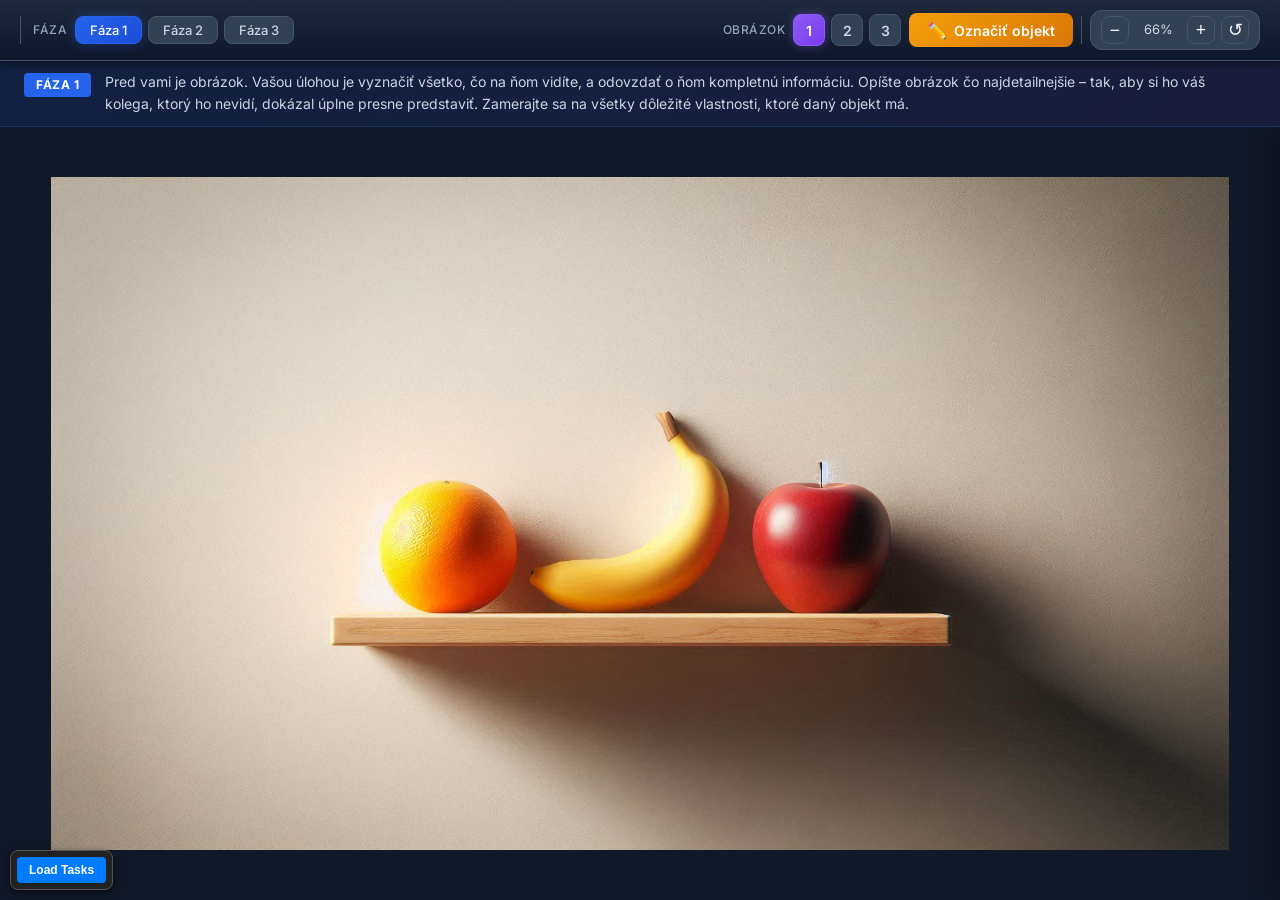
<file: index.html>
<!DOCTYPE html>
<html lang="sk">

<head>
    <meta charset="UTF-8">
    <meta name="viewport" content="width=device-width, initial-scale=1.0">
    <title>Domain Transfer – Testovanie Anotácie Ovocia</title>
    <meta name="description"
        content="Testovanie anotačného workflow – porovnanie troch fáz anotácie ovocia na policiach">
    <link rel="stylesheet" href="styles.css">
    <link rel="stylesheet" href="fruit_styles.css">
    <link href="https://fonts.googleapis.com/css2?family=Inter:wght@300;400;500;600;700&display=swap" rel="stylesheet">
</head>

<body>
    <div id="app">

        <!-- ============================================ -->
        <!-- HEADER TOOLBAR                              -->
        <!-- ============================================ -->
        <header class="toolbar fruit-toolbar">
            <div class="toolbar-left">

                <!-- Divider -->
                <div class="toolbar-divider"></div>

                <!-- Phase Navigation -->
                <div class="nav-group">
                    <span class="nav-group-label">Fáza</span>
                    <button id="btnPhase1" class="btn btn-phase active" data-phase="1">Fáza 1</button>
                    <button id="btnPhase2" class="btn btn-phase" data-phase="2">Fáza 2</button>
                    <button id="btnPhase3" class="btn btn-phase" data-phase="3">Fáza 3</button>
                </div>
            </div>

            <div class="toolbar-right">

                <!-- Image Navigation -->
                <div class="nav-group">
                    <span class="nav-group-label">Obrázok</span>
                    <button id="btnImg1" class="btn btn-imgnum active" data-img="1">1</button>
                    <button id="btnImg2" class="btn btn-imgnum" data-img="2">2</button>
                    <button id="btnImg3" class="btn btn-imgnum" data-img="3">3</button>
                </div>

                <!-- Annotate Button -->
                <button id="btnAnnotate" class="btn btn-annotate">
                    <span class="btn-icon">✏️</span>
                    Označiť objekt
                </button>

                <!-- Divider -->
                <div class="toolbar-divider"></div>

                <!-- Zoom controls -->
                <div class="zoom-controls-header">
                    <button id="btnZoomOut" class="zoom-btn">−</button>
                    <span id="zoomLevel">100%</span>
                    <button id="btnZoomIn" class="zoom-btn">+</button>
                    <button id="btnReset" class="zoom-btn" title="Reset zoom">↺</button>
                </div>
            </div>
        </header>


        <!-- ============================================ -->
        <!-- TASK INSTRUCTION BANNER                    -->
        <!-- ============================================ -->
        <div id="taskInstruction" class="task-instruction">
            <div class="task-instruction-inner">
                <span class="task-phase-badge" id="taskPhaseBadge">Fáza 1</span>
                <p id="taskInstructionText">
                    Pred vami je obrázok a vašou úlohou je <strong>vyznačiť všetky objekty</strong> a do textového poľa
                    ich čo najdetailnejšie
                    opísať vlastnými slovami tak, aby si to vedelo presne predstaviť aj malé dieťa, ktoré daný obrázok
                    nevidelo.
                    Zamerajte sa na všetky dôležité vlastnosti, ktoré daný objekt má.
                </p>
            </div>
        </div>

        <!-- ============================================ -->
        <!-- MAIN CONTENT AREA                          -->
        <!-- ============================================ -->
        <div class="main-content">

            <!-- Image/Canvas Viewer -->
            <div id="imageContainer" class="image-container">
                <canvas id="mainCanvas"></canvas>
                <div id="annotationLayer" class="annotation-layer"></div>

                <!-- Drawing overlay (active while drawing rectangle) -->
                <canvas id="drawingCanvas" class="drawing-canvas"></canvas>

                <!-- No image placeholder -->
                <div id="noImagePlaceholder" class="no-image-placeholder hidden">
                    <div class="no-image-icon">🖼️</div>
                    <p>Obrázok nie je dostupný</p>
                    <small>Pridajte súbor do priečinka projektu</small>
                </div>
            </div>

            <!-- ============================================ -->
            <!-- RIGHT ANNOTATION PANEL                     -->
            <!-- ============================================ -->
            <div id="annotationPanel" class="annotation-panel">
                <div class="panel-header">
                    <div class="panel-header-left">
                        <span class="panel-badge" id="panelBadge">Anotácia #1</span>
                    </div>
                    <button id="btnPanelClose" class="panel-close" title="Zavrieť panel">×</button>
                </div>

                <div class="panel-body">
                    <!-- Text description -->
                    <div class="form-group">
                        <label for="annotationText">Popis objektu:</label>
                        <textarea id="annotationText" class="form-textarea panel-textarea" rows="4"
                            placeholder="Zadajte text..."></textarea>
                    </div>
                </div>

                <div class="panel-footer">
                    <button id="btnDeleteAnnotation" class="btn btn-danger btn-sm">
                        🗑 Odstrániť
                    </button>
                    <button id="btnSaveAnnotation" class="btn btn-success">
                        ✓ Uložiť
                    </button>
                </div>
            </div>

        </div><!-- end .main-content -->

        <!-- ============================================ -->
        <!-- ANNOTATING MODE OVERLAY HINT               -->
        <!-- ============================================ -->
        <div id="drawingHint" class="drawing-hint hidden">
            <span>Nakreslite obdĺžnik okolo ovocia — kliknite a ťahajte myšou</span>
            <button id="btnCancelDraw" class="btn btn-sm btn-danger">Zrušiť</button>
        </div>

    </div><!-- end #app -->

    <script src="phase3.js"></script>
    <script src="logger.js"></script>
    <script src="fruit_app.js"></script>
</body>

</html>
</file>
<file: styles.css>
/* ============================================
   MEDICAL ANNOTATION TEMPLATE - STYLES
   Modern, professional medical UI design
   ============================================ */

/* CSS Variables - Design Tokens */
:root {
    /* Colors */
    --primary: #2563eb;
    --primary-dark: #1d4ed8;
    --primary-light: #3b82f6;

    --secondary: #64748b;
    --secondary-dark: #475569;

    --success: #10b981;
    --success-dark: #059669;

    --accent: #8b5cf6;
    --accent-dark: #7c3aed;

    --case-color: #f59e0b;
    --region-color: #3b82f6;
    --cell-color: #10b981;
    --summary-color: #8b5cf6;

    /* Backgrounds */
    --bg-dark: #0f172a;
    --bg-main: #1e293b;
    --bg-card: #334155;
    --bg-input: #475569;

    /* Text */
    --text-primary: #f8fafc;
    --text-secondary: #cbd5e1;
    --text-muted: #94a3b8;

    /* Borders */
    --border-color: #475569;
    --border-light: #64748b;

    /* Shadows */
    --shadow-sm: 0 1px 2px rgba(0, 0, 0, 0.3);
    --shadow-md: 0 4px 6px rgba(0, 0, 0, 0.4);
    --shadow-lg: 0 10px 25px rgba(0, 0, 0, 0.5);
    --shadow-glow: 0 0 20px rgba(37, 99, 235, 0.3);

    /* Spacing */
    --spacing-xs: 0.25rem;
    --spacing-sm: 0.5rem;
    --spacing-md: 1rem;
    --spacing-lg: 1.5rem;
    --spacing-xl: 2rem;

    /* Border Radius */
    --radius-sm: 4px;
    --radius-md: 8px;
    --radius-lg: 12px;
    --radius-xl: 16px;

    /* Transitions */
    --transition-fast: 150ms ease;
    --transition-normal: 250ms ease;
    --transition-slow: 350ms ease;
}

/* Reset & Base */
*,
*::before,
*::after {
    box-sizing: border-box;
    margin: 0;
    padding: 0;
}

html,
body {
    height: 100%;
    overflow: hidden;
}

body {
    font-family: 'Inter', -apple-system, BlinkMacSystemFont, 'Segoe UI', Roboto, sans-serif;
    background: var(--bg-dark);
    color: var(--text-primary);
    line-height: 1.5;
}

#app {
    display: flex;
    flex-direction: column;
    height: 100vh;
}

/* ============================================
   TOOLBAR
   ============================================ */
.toolbar {
    display: flex;
    align-items: center;
    justify-content: space-between;
    padding: var(--spacing-sm) var(--spacing-lg);
    background: linear-gradient(180deg, var(--bg-main) 0%, var(--bg-dark) 100%);
    border-bottom: 1px solid var(--border-color);
    box-shadow: var(--shadow-md);
    z-index: 100;
}

.toolbar-left {
    display: flex;
    align-items: center;
}

.logo {
    font-size: 1.25rem;
    font-weight: 600;
    color: var(--text-primary);
    display: flex;
    align-items: center;
    gap: var(--spacing-sm);
}

.toolbar-center {
    display: flex;
    gap: var(--spacing-sm);
}

.toolbar-right {
    display: flex;
    align-items: center;
}

.status-indicator {
    display: flex;
    align-items: center;
    gap: var(--spacing-sm);
    padding: var(--spacing-xs) var(--spacing-md);
    background: var(--bg-card);
    border-radius: var(--radius-lg);
    font-size: 0.875rem;
    color: var(--text-secondary);
}

.status-dot {
    width: 8px;
    height: 8px;
    border-radius: 50%;
    background: var(--success);
    animation: pulse 2s infinite;
}

@keyframes pulse {

    0%,
    100% {
        opacity: 1;
    }

    50% {
        opacity: 0.5;
    }
}

/* ============================================
   BUTTONS
   ============================================ */
.btn {
    display: inline-flex;
    align-items: center;
    gap: var(--spacing-sm);
    padding: var(--spacing-sm) var(--spacing-md);
    font-family: inherit;
    font-size: 0.875rem;
    font-weight: 500;
    border: none;
    border-radius: var(--radius-md);
    cursor: pointer;
    transition: all var(--transition-fast);
}

.btn:disabled {
    opacity: 0.5;
    cursor: not-allowed;
}

.btn .icon {
    font-size: 1rem;
}

.btn-primary {
    background: linear-gradient(135deg, var(--primary) 0%, var(--primary-dark) 100%);
    color: white;
    box-shadow: var(--shadow-sm);
}

.btn-primary:hover:not(:disabled) {
    background: linear-gradient(135deg, var(--primary-light) 0%, var(--primary) 100%);
    transform: translateY(-1px);
    box-shadow: var(--shadow-md);
}

.btn-secondary {
    background: var(--bg-card);
    color: var(--text-primary);
    border: 1px solid var(--border-color);
}

.btn-secondary:hover:not(:disabled) {
    background: var(--bg-input);
    border-color: var(--border-light);
}

.btn-success {
    background: linear-gradient(135deg, var(--success) 0%, var(--success-dark) 100%);
    color: white;
}

.btn-success:hover:not(:disabled) {
    transform: translateY(-1px);
    box-shadow: var(--shadow-md);
}

.btn-accent {
    background: linear-gradient(135deg, var(--accent) 0%, var(--accent-dark) 100%);
    color: white;
}

.btn-accent:hover:not(:disabled) {
    transform: translateY(-1px);
    box-shadow: var(--shadow-glow);
}

.btn-danger {
    background: linear-gradient(135deg, #ef4444 0%, #b91c1c 100%);
    color: white;
    border: none;
}

.btn-danger:hover:not(:disabled) {
    box-shadow: 0 0 10px rgba(239, 68, 68, 0.4);
    transform: translateY(-1px);
}

.btn-sm {
    padding: var(--spacing-xs) var(--spacing-sm);
    font-size: 0.8125rem;
}

/* ============================================
   WSI CONTAINER
   ============================================ */
.wsi-container {
    flex: 1;
    position: relative;
    overflow: hidden;
    background: #1a1a2e;
    cursor: grab;
    transition: all var(--transition-normal);
}

/* When modal is open, shrink the WSI container width only */
.wsi-container.modal-open {
    flex: 1;
    width: calc(100vw - 450px);
}

.wsi-container:active {
    cursor: grabbing;
}

.wsi-container.annotating {
    cursor: crosshair !important;
}

#wsiCanvas {
    position: absolute;
    top: 0;
    left: 0;
}

.annotation-layer {
    position: absolute;
    top: 0;
    left: 0;
    width: 100%;
    height: 100%;
    pointer-events: none;
}

.annotation-layer .bounding-box {
    position: absolute;
    border: 3px solid var(--region-color);
    background: rgba(59, 130, 246, 0.1);
    pointer-events: auto;
    cursor: pointer;
    transition: all var(--transition-fast);
}

.annotation-layer .bounding-box:hover {
    border-color: var(--primary-light);
    background: rgba(59, 130, 246, 0.2);
}

.annotation-layer .bounding-box.cell-box {
    border-color: var(--cell-color);
    background: rgba(16, 185, 129, 0.1);
}

.annotation-layer .bounding-box.cell-box:hover {
    background: rgba(16, 185, 129, 0.2);
}

.annotation-layer .box-label {
    position: absolute;
    top: -24px;
    left: 0;
    padding: 2px 8px;
    font-size: 0.75rem;
    font-weight: 500;
    color: white;
    background: var(--region-color);
    border-radius: var(--radius-sm);
    white-space: nowrap;
}

.annotation-layer .cell-box .box-label {
    background: var(--cell-color);
}

/* Zoom Controls */
.zoom-controls {
    position: absolute;
    bottom: var(--spacing-lg);
    right: var(--spacing-lg);
    display: flex;
    align-items: center;
    gap: var(--spacing-sm);
    padding: var(--spacing-sm);
    background: rgba(30, 41, 59, 0.95);
    border-radius: var(--radius-lg);
    box-shadow: var(--shadow-lg);
    backdrop-filter: blur(10px);
}

.zoom-btn {
    width: 36px;
    height: 36px;
    display: flex;
    align-items: center;
    justify-content: center;
    background: var(--bg-card);
    border: 1px solid var(--border-color);
    border-radius: var(--radius-md);
    color: var(--text-primary);
    font-size: 1.25rem;
    cursor: pointer;
    transition: all var(--transition-fast);
}

.zoom-btn:hover {
    background: var(--bg-input);
    border-color: var(--primary);
}

#zoomLevel {
    min-width: 50px;
    text-align: center;
    font-size: 0.875rem;
    color: var(--text-secondary);
}

/* ============================================
   MODALS
   ============================================ */
.modal {
    display: none;
    position: fixed;
    top: 0;
    right: 0;
    width: 450px;
    height: 100%;
    background: transparent;
    z-index: 1000;
    animation: slideInRight var(--transition-normal);
}

.modal.active {
    display: flex;
    align-items: flex-start;
    justify-content: center;
    padding-top: 80px;
}

@keyframes slideInRight {
    from {
        opacity: 0;
        transform: translateX(100%);
    }

    to {
        opacity: 1;
        transform: translateX(0);
    }
}



@keyframes fadeIn {
    from {
        opacity: 0;
    }

    to {
        opacity: 1;
    }
}

.modal-content {
    background: var(--bg-main);
    border-radius: var(--radius-xl) 0 0 var(--radius-xl);
    box-shadow: var(--shadow-lg);
    width: 100%;
    max-height: calc(100vh - 100px);
    overflow-y: auto;
    animation: none;
}

@keyframes slideUp {
    from {
        opacity: 0;
        transform: translateY(20px);
    }

    to {
        opacity: 1;
        transform: translateY(0);
    }
}

.modal-content.summary-modal {
    max-width: 700px;
}

.modal-header {
    display: flex;
    align-items: center;
    gap: var(--spacing-md);
    padding: var(--spacing-lg);
    border-bottom: 1px solid var(--border-color);
}

.level-badge {
    padding: var(--spacing-xs) var(--spacing-md);
    font-size: 0.75rem;
    font-weight: 600;
    text-transform: uppercase;
    letter-spacing: 0.5px;
    border-radius: var(--radius-sm);
}

.level-badge.case {
    background: var(--case-color);
    color: #000;
}

.level-badge.region {
    background: var(--region-color);
    color: white;
}

.level-badge.cell {
    background: var(--cell-color);
    color: white;
}

.level-badge.summary {
    background: var(--summary-color);
    color: white;
}

.organ-label {
    font-weight: 500;
    color: var(--text-secondary);
}

.modal-close {
    margin-left: auto;
    width: 32px;
    height: 32px;
    display: flex;
    align-items: center;
    justify-content: center;
    background: transparent;
    border: none;
    color: var(--text-muted);
    font-size: 1.5rem;
    cursor: pointer;
    border-radius: var(--radius-md);
    transition: all var(--transition-fast);
}

.modal-close:hover {
    background: var(--bg-card);
    color: var(--text-primary);
}

.modal-body {
    padding: var(--spacing-lg);
}

.modal-footer {
    display: flex;
    justify-content: flex-end;
    gap: var(--spacing-md);
    padding: var(--spacing-lg);
    border-top: 1px solid var(--border-color);
}

/* ============================================
   FORM ELEMENTS
   ============================================ */
.form-group {
    margin-bottom: var(--spacing-lg);
}

.form-group label {
    display: block;
    margin-bottom: var(--spacing-sm);
    font-size: 0.875rem;
    font-weight: 500;
    color: var(--text-secondary);
}

.form-input,
.form-textarea {
    width: 100%;
    padding: var(--spacing-sm) var(--spacing-md);
    background: var(--bg-input);
    border: 1px solid var(--border-color);
    border-radius: var(--radius-md);
    color: var(--text-primary);
    font-family: inherit;
    font-size: 0.9375rem;
    transition: all var(--transition-fast);
}

.form-input:focus,
.form-textarea:focus {
    outline: none;
    border-color: var(--primary);
    box-shadow: 0 0 0 3px rgba(37, 99, 235, 0.2);
}

.form-input.readonly {
    background: var(--bg-card);
    color: var(--text-muted);
    cursor: not-allowed;
}

.form-textarea {
    resize: vertical;
    min-height: 80px;
}

.form-select {
    appearance: none;
    -webkit-appearance: none;
    background-image: url("data:image/svg+xml,%3Csvg xmlns='http://www.w3.org/2000/svg' width='12' height='12' fill='%2394a3b8' viewBox='0 0 16 16'%3E%3Cpath d='M8 11L3 6h10l-5 5z'/%3E%3C/svg%3E");
    background-repeat: no-repeat;
    background-position: right 12px center;
    padding-right: 36px;
    cursor: pointer;
}

.form-select:focus {
    outline: none;
    border-color: var(--primary);
    box-shadow: 0 0 0 3px rgba(37, 99, 235, 0.2);
}

.form-select option {
    background: var(--bg-card);
    color: var(--text-primary);
}

.modal-footer-dual {
    display: flex;
    justify-content: space-between;
    gap: var(--spacing-md);
    padding: var(--spacing-lg);
    border-top: 1px solid var(--border-color);
}

/* Autocomplete */
.autocomplete-wrapper {
    position: relative;
}

.autocomplete-input {
    width: 100%;
    padding: var(--spacing-sm) var(--spacing-md);
    background: var(--bg-input);
    border: 1px solid var(--border-color);
    border-radius: var(--radius-md);
    color: var(--text-primary);
    font-family: inherit;
    font-size: 0.9375rem;
    transition: all var(--transition-fast);
}

.autocomplete-input:focus {
    outline: none;
    border-color: var(--primary);
    box-shadow: 0 0 0 3px rgba(37, 99, 235, 0.2);
}

.autocomplete-dropdown {
    display: none;
    position: absolute;
    top: 100%;
    left: 0;
    right: 0;
    max-height: 200px;
    overflow-y: auto;
    background: var(--bg-card);
    border: 1px solid var(--border-color);
    border-top: none;
    border-radius: 0 0 var(--radius-md) var(--radius-md);
    box-shadow: var(--shadow-lg);
    z-index: 10;
}

.autocomplete-dropdown.active {
    display: block;
}

.autocomplete-option {
    padding: var(--spacing-sm) var(--spacing-md);
    cursor: pointer;
    transition: background var(--transition-fast);
}

.autocomplete-option:hover,
.autocomplete-option.highlighted {
    background: var(--primary);
    color: white;
}

/* Radio Buttons */
.radio-group {
    display: flex;
    gap: var(--spacing-lg);
    flex-wrap: wrap;
    overflow: visible;
}

.radio-label {
    display: inline-flex;
    align-items: center;
    gap: var(--spacing-sm);
    cursor: pointer;
    color: var(--text-primary);
    overflow: visible;
}

.radio-label input[type="radio"] {
    position: absolute;
    opacity: 0;
    width: 0;
    height: 0;
}

.radio-custom {
    display: inline-block;
    width: 18px;
    height: 18px;
    min-width: 18px;
    min-height: 18px;
    border: 2px solid var(--border-light);
    border-radius: 50%;
    position: relative;
    transition: all var(--transition-fast);
    flex-shrink: 0;
    box-sizing: border-box;
    overflow: visible;
}

.radio-label input[type="radio"]:checked+.radio-custom {
    border-color: var(--primary);
}

.radio-label input[type="radio"]:checked+.radio-custom::after {
    content: '';
    position: absolute;
    top: 50%;
    left: 50%;
    transform: translate(-50%, -50%);
    width: 10px;
    height: 10px;
    background: var(--primary);
    border-radius: 50%;
}

/* Score Group (1-2-3) */
.score-group {
    display: flex;
    gap: var(--spacing-sm);
}

.score-label {
    cursor: pointer;
}

.score-label input[type="radio"] {
    display: none;
}

.score-box {
    display: flex;
    align-items: center;
    justify-content: center;
    width: 48px;
    height: 48px;
    background: var(--bg-card);
    border: 2px solid var(--border-color);
    border-radius: var(--radius-md);
    font-size: 1.25rem;
    font-weight: 600;
    color: var(--text-secondary);
    transition: all var(--transition-fast);
}

.score-label:hover .score-box {
    border-color: var(--primary);
    color: var(--text-primary);
}

.score-label input[type="radio"]:checked+.score-box {
    background: var(--primary);
    border-color: var(--primary);
    color: white;
    box-shadow: var(--shadow-glow);
}

/* Input with unit */
.input-with-unit {
    display: flex;
    align-items: center;
}

.input-with-unit .form-input {
    border-radius: var(--radius-md) 0 0 var(--radius-md);
    text-align: right;
}

.input-with-unit .unit {
    padding: var(--spacing-sm) var(--spacing-md);
    background: var(--bg-card);
    border: 1px solid var(--border-color);
    border-left: none;
    border-radius: 0 var(--radius-md) var(--radius-md) 0;
    color: var(--text-muted);
    font-weight: 500;
}

/* Conditional Fields */
.conditional-fields {
    animation: slideDown var(--transition-normal);
}

.conditional-fields.hidden {
    display: none;
}

@keyframes slideDown {
    from {
        opacity: 0;
        transform: translateY(-10px);
    }

    to {
        opacity: 1;
        transform: translateY(0);
    }
}

.form-divider {
    display: flex;
    align-items: center;
    margin: var(--spacing-lg) 0;
    color: var(--text-muted);
    font-size: 0.875rem;
}

.form-divider::before,
.form-divider::after {
    content: '';
    flex: 1;
    height: 1px;
    background: var(--border-color);
}

.form-divider span {
    padding: 0 var(--spacing-md);
}

/* ============================================
   FINAL GRADE DISPLAY
   ============================================ */
.final-grade-group {
    background: var(--bg-card);
    padding: var(--spacing-lg);
    border-radius: var(--radius-lg);
    margin-top: var(--spacing-lg);
}

.final-grade {
    display: flex;
    align-items: center;
    gap: var(--spacing-md);
    padding: var(--spacing-md);
    background: var(--bg-dark);
    border-radius: var(--radius-md);
    margin-top: var(--spacing-sm);
}

.grade-value {
    font-size: 2rem;
    font-weight: 700;
    color: var(--accent);
    min-width: 60px;
    text-align: center;
}

.grade-description {
    font-size: 0.875rem;
    color: var(--text-secondary);
}

.grade-calculation {
    margin-top: var(--spacing-sm);
    text-align: center;
    color: var(--text-muted);
}

.final-grade.grade-1 .grade-value {
    color: var(--success);
}

.final-grade.grade-2 .grade-value {
    color: var(--case-color);
}

.final-grade.grade-3 .grade-value {
    color: #ef4444;
}

/* ============================================
   SUMMARY MODAL
   ============================================ */
.summary-content {
    display: grid;
    gap: var(--spacing-lg);
}

.summary-section {
    background: var(--bg-card);
    border-radius: var(--radius-lg);
    overflow: hidden;
}

.summary-section-header {
    display: flex;
    align-items: center;
    gap: var(--spacing-sm);
    padding: var(--spacing-md) var(--spacing-lg);
    background: var(--bg-dark);
    font-weight: 600;
}

.summary-section-body {
    padding: var(--spacing-lg);
}

.summary-row {
    display: flex;
    justify-content: space-between;
    padding: var(--spacing-sm) 0;
    border-bottom: 1px solid var(--border-color);
}

.summary-row:last-child {
    border-bottom: none;
}

.summary-label {
    color: var(--text-muted);
}

.summary-value {
    font-weight: 500;
    color: var(--text-primary);
}

.clinical-comment {
    margin-top: var(--spacing-lg);
}

/* ============================================
   ANNOTATION OVERLAY
   ============================================ */
/* ============================================
   ANNOTATION OVERLAY
   ============================================ */
.annotation-overlay {
    position: fixed;
    top: 80px;
    /* Below toolbar */
    right: 20px;
    width: auto;
    height: auto;
    background: transparent;
    display: flex;
    flex-direction: column;
    align-items: flex-end;
    /* Align to right */
    padding: 0;
    z-index: 50;
    pointer-events: none;
    /* Let clicks pass through */
}

.annotation-overlay.hidden {
    display: none;
}

.annotation-instruction {
    padding: var(--spacing-sm) var(--spacing-md);
    background: rgba(30, 41, 59, 0.9);
    border: 1px solid var(--border-color);
    border-radius: var(--radius-md);
    text-align: right;
    font-size: 0.9375rem;
    color: var(--text-primary);
    box-shadow: var(--shadow-lg);
    backdrop-filter: blur(4px);
    margin-bottom: var(--spacing-xs);
    pointer-events: auto;
    /* Allow text selection if needed */
}

/* Small text inside instruction */
.annotation-instruction small {
    display: block;
    font-size: 0.75rem;
    color: var(--text-muted);
    margin-top: 2px;
}


/* ============================================
   SCROLLBAR
   ============================================ */
::-webkit-scrollbar {
    width: 8px;
    height: 8px;
}

::-webkit-scrollbar-track {
    background: var(--bg-dark);
}

::-webkit-scrollbar-thumb {
    background: var(--border-color);
    border-radius: 4px;
}

::-webkit-scrollbar-thumb:hover {
    background: var(--border-light);
}

/* ============================================
   LIVE SCORE DISPLAY
   ============================================ */
.live-score-display {
    display: flex;
    align-items: center;
    gap: var(--spacing-sm);
    padding: var(--spacing-xs) var(--spacing-md);
    background: var(--bg-card);
    border: 1px solid var(--border-color);
    border-radius: var(--radius-lg);
    font-size: 0.8125rem;
    font-weight: 500;
    color: var(--text-muted);
    transition: all var(--transition-normal);
    white-space: nowrap;
}

.live-score-label {
    color: var(--text-secondary);
    font-weight: 600;
    letter-spacing: 0.3px;
}

.live-score-value {
    font-weight: 500;
}

/* Incomplete score - muted pulse */
.live-score-display.score-incomplete {
    border-color: var(--border-color);
    color: var(--text-muted);
}

/* Grade 1 - Green (well differentiated) */
.live-score-display.score-grade-1 {
    background: rgba(16, 185, 129, 0.12);
    border-color: var(--success);
    color: var(--success);
    box-shadow: 0 0 12px rgba(16, 185, 129, 0.2);
}

.live-score-display.score-grade-1 .live-score-label {
    color: var(--success);
}

/* Grade 2 - Amber (moderately differentiated) */
.live-score-display.score-grade-2 {
    background: rgba(245, 158, 11, 0.12);
    border-color: var(--case-color);
    color: var(--case-color);
    box-shadow: 0 0 12px rgba(245, 158, 11, 0.2);
}

.live-score-display.score-grade-2 .live-score-label {
    color: var(--case-color);
}

/* Grade 3 - Red (poorly differentiated) */
.live-score-display.score-grade-3 {
    background: rgba(239, 68, 68, 0.12);
    border-color: #ef4444;
    color: #ef4444;
    box-shadow: 0 0 12px rgba(239, 68, 68, 0.25);
    animation: gradeAlert 2s ease-in-out infinite;
}

.live-score-display.score-grade-3 .live-score-label {
    color: #ef4444;
}

@keyframes gradeAlert {

    0%,
    100% {
        box-shadow: 0 0 12px rgba(239, 68, 68, 0.25);
    }

    50% {
        box-shadow: 0 0 20px rgba(239, 68, 68, 0.4);
    }
}

/* ============================================
   RESPONSIVE
   ============================================ */
@media (max-width: 768px) {
    .toolbar {
        flex-direction: column;
        gap: var(--spacing-sm);
        padding: var(--spacing-sm);
    }

    .toolbar-center {
        flex-wrap: wrap;
        justify-content: center;
    }

    .btn {
        padding: var(--spacing-xs) var(--spacing-sm);
        font-size: 0.8125rem;
    }

    .modal-content {
        margin: var(--spacing-md);
        max-height: 90vh;
    }
}
</file>
<file: fruit_styles.css>
/* ============================================
   FRUIT ANNOTATION TOOL - ADDITIONAL STYLES
   Extends the base styles.css design system
   ============================================ */

/* ============================================
   TOOLBAR OVERRIDES FOR FRUIT TOOL
   ============================================ */
.fruit-toolbar {
    padding: 10px 20px;
    gap: 0;
    flex-wrap: nowrap;
    min-height: 58px;
    justify-content: space-between;
}

.toolbar-left {
    display: flex;
    align-items: center;
    gap: 12px;
    flex-shrink: 0;
}

.logo-block {
    display: flex;
    align-items: center;
    gap: 8px;
    white-space: nowrap;
}

.logo-icon {
    font-size: 1.25rem;
}

.toolbar-divider {
    width: 1px;
    height: 28px;
    background: var(--border-color);
    flex-shrink: 0;
}

.toolbar-center {
    display: flex;
    align-items: center;
    gap: 12px;
    flex: 1;
    justify-content: center;
}

.toolbar-right {
    display: flex;
    align-items: center;
    gap: 8px;
    flex-shrink: 0;
}

/* ============================================
   NAVIGATION GROUPS (Phase + Image buttons)
   ============================================ */
.nav-group {
    display: flex;
    align-items: center;
    gap: 6px;
}

.nav-group-label {
    font-size: 0.75rem;
    font-weight: 500;
    color: var(--text-muted);
    text-transform: uppercase;
    letter-spacing: 0.5px;
    white-space: nowrap;
    margin-right: 2px;
}

/* Phase buttons */
.btn-phase {
    background: var(--bg-card);
    color: var(--text-secondary);
    border: 1px solid var(--border-color);
    padding: 5px 14px;
    font-size: 0.8125rem;
    font-weight: 500;
    border-radius: var(--radius-md);
    cursor: pointer;
    transition: all var(--transition-fast);
    white-space: nowrap;
}

.btn-phase:hover {
    background: var(--bg-input);
    color: var(--text-primary);
    border-color: var(--primary);
}

.btn-phase.active {
    background: linear-gradient(135deg, var(--primary) 0%, var(--primary-dark) 100%);
    color: white;
    border-color: var(--primary);
    box-shadow: 0 0 12px rgba(37, 99, 235, 0.35);
}

/* Image number buttons */
.btn-imgnum {
    width: 32px;
    height: 32px;
    display: inline-flex;
    align-items: center;
    justify-content: center;
    background: var(--bg-card);
    color: var(--text-secondary);
    border: 1px solid var(--border-color);
    font-size: 0.875rem;
    font-weight: 600;
    border-radius: var(--radius-md);
    cursor: pointer;
    transition: all var(--transition-fast);
    padding: 0;
}

.btn-imgnum:hover {
    background: var(--bg-input);
    color: var(--text-primary);
    border-color: var(--accent);
}

.btn-imgnum.active {
    background: linear-gradient(135deg, var(--accent) 0%, var(--accent-dark) 100%);
    color: white;
    border-color: var(--accent);
    box-shadow: 0 0 10px rgba(139, 92, 246, 0.4);
}

/* Annotate Button */
.btn-annotate {
    background: linear-gradient(135deg, #f59e0b 0%, #d97706 100%);
    color: white;
    border: none;
    padding: 7px 18px;
    font-size: 0.875rem;
    font-weight: 600;
    border-radius: var(--radius-md);
    cursor: pointer;
    transition: all var(--transition-fast);
    display: inline-flex;
    align-items: center;
    gap: 7px;
}

.btn-annotate:hover {
    transform: translateY(-1px);
    box-shadow: 0 0 14px rgba(245, 158, 11, 0.4);
}

.btn-annotate.annotating-active {
    background: linear-gradient(135deg, #ef4444 0%, #b91c1c 100%);
    box-shadow: 0 0 14px rgba(239, 68, 68, 0.4);
    animation: pulseBorder 1.5s ease-in-out infinite;
}

@keyframes pulseBorder {

    0%,
    100% {
        box-shadow: 0 0 10px rgba(239, 68, 68, 0.3);
    }

    50% {
        box-shadow: 0 0 22px rgba(239, 68, 68, 0.6);
    }
}

.btn-icon {
    font-size: 1rem;
}

/* Annotation counter */
.annotation-counter {
    display: inline-flex;
    align-items: center;
    gap: 5px;
    padding: 4px 12px;
    background: var(--bg-card);
    border: 1px solid var(--border-color);
    border-radius: var(--radius-lg);
    font-size: 0.8125rem;
    color: var(--text-secondary);
    font-weight: 500;
}

#counterNum {
    color: var(--accent);
    font-weight: 700;
    font-size: 1rem;
}

/* Zoom controls in header */
.zoom-controls-header {
    display: flex;
    align-items: center;
    gap: 6px;
    padding: 5px 10px;
    background: var(--bg-card);
    border: 1px solid var(--border-color);
    border-radius: var(--radius-lg);
}

.zoom-controls-header .zoom-btn {
    width: 28px;
    height: 28px;
    font-size: 1.1rem;
}

.zoom-controls-header #zoomLevel {
    min-width: 46px;
    font-size: 0.8125rem;
}

/* ============================================
   TASK INSTRUCTION BANNER
   ============================================ */
.task-instruction {
    background: linear-gradient(135deg, rgba(37, 99, 235, 0.12) 0%, rgba(139, 92, 246, 0.08) 100%);
    border-bottom: 1px solid rgba(37, 99, 235, 0.25);
    padding: 10px 24px;
    flex-shrink: 0;
    transition: all var(--transition-normal);
}

.task-instruction-inner {
    display: flex;
    align-items: flex-start;
    gap: 14px;
    max-width: 1400px;
}

.task-phase-badge {
    display: inline-flex;
    align-items: center;
    padding: 3px 12px;
    background: var(--primary);
    color: white;
    font-size: 0.75rem;
    font-weight: 700;
    text-transform: uppercase;
    letter-spacing: 0.5px;
    border-radius: var(--radius-sm);
    white-space: nowrap;
    flex-shrink: 0;
    margin-top: 2px;
}

#taskInstructionText {
    font-size: 0.875rem;
    color: var(--text-secondary);
    line-height: 1.6;
    margin: 0;
}

#taskInstructionText strong {
    color: var(--text-primary);
    font-weight: 600;
}

/* ============================================
   MAIN CONTENT LAYOUT
   ============================================ */
.main-content {
    display: flex;
    flex: 1;
    overflow: hidden;
    position: relative;
}

/* ============================================
   IMAGE CONTAINER / CANVAS
   ============================================ */
.image-container {
    flex: 1;
    position: relative;
    overflow: hidden;
    background: #111827;
    cursor: grab;
    transition: all var(--transition-normal);
}

.image-container:active {
    cursor: grabbing;
}

.image-container.annotating {
    cursor: crosshair !important;
}

.image-container.panel-open {
    /* panel takes 420px on the right */
}

#mainCanvas {
    position: absolute;
    top: 0;
    left: 0;
    image-rendering: -webkit-optimize-contrast;
    image-rendering: crisp-edges;
}

/* Drawing canvas sits on top */
.drawing-canvas {
    position: absolute;
    top: 0;
    left: 0;
    pointer-events: none;
    z-index: 5;
}

.drawing-canvas.active {
    pointer-events: auto;
}

/* Annotation layer */
.annotation-layer {
    position: absolute;
    top: 0;
    left: 0;
    width: 100%;
    height: 100%;
    pointer-events: none;
    z-index: 10;
}

/* Bounding box overlays */
.annotation-layer .fruit-box {
    position: absolute;
    border: 2.5px solid;
    pointer-events: auto;
    cursor: pointer;
    transition: all var(--transition-fast);
    border-radius: 2px;
}

.annotation-layer .fruit-box:hover {
    filter: brightness(1.3);
}

.annotation-layer .fruit-box.selected {
    box-shadow: 0 0 0 2px white, 0 0 16px rgba(255, 255, 255, 0.3);
}

.annotation-layer .fruit-box-label {
    position: absolute;
    top: -26px;
    left: -2px;
    padding: 2px 8px;
    font-size: 0.7rem;
    font-weight: 700;
    color: white;
    border-radius: 3px 3px 3px 0;
    white-space: nowrap;
    max-width: 160px;
    overflow: hidden;
    text-overflow: ellipsis;
    pointer-events: none;
}

/* No image placeholder */
.no-image-placeholder {
    position: absolute;
    inset: 0;
    display: flex;
    flex-direction: column;
    align-items: center;
    justify-content: center;
    color: var(--text-muted);
    gap: 10px;
    background: #111827;
}

.no-image-placeholder.hidden {
    display: none;
}

.no-image-icon {
    font-size: 3rem;
    opacity: 0.4;
}

.no-image-placeholder p {
    font-size: 1rem;
    font-weight: 500;
    color: var(--text-secondary);
}

.no-image-placeholder small {
    font-size: 0.8125rem;
    color: var(--text-muted);
}

/* ============================================
   RIGHT ANNOTATION PANEL
   ============================================ */
.annotation-panel {
    width: 300px;
    flex-shrink: 0;
    background: var(--bg-main);
    border-left: 1px solid var(--border-color);
    display: flex;
    flex-direction: column;
    transform: translateX(100%);
    transition: transform var(--transition-normal);
    position: absolute;
    right: 0;
    top: 0;
    bottom: 0;
    z-index: 50;
    box-shadow: -4px 0 24px rgba(0, 0, 0, 0.3);
}

.annotation-panel.active {
    transform: translateX(0);
}

.panel-header {
    display: flex;
    align-items: center;
    justify-content: space-between;
    padding: 16px 20px;
    border-bottom: 1px solid var(--border-color);
    background: var(--bg-dark);
    flex-shrink: 0;
}

.panel-header-left {
    display: flex;
    align-items: center;
    gap: 10px;
}

.panel-badge {
    padding: 4px 12px;
    background: linear-gradient(135deg, var(--accent) 0%, var(--accent-dark) 100%);
    color: white;
    font-size: 0.75rem;
    font-weight: 700;
    text-transform: uppercase;
    letter-spacing: 0.5px;
    border-radius: var(--radius-sm);
}

.panel-close {
    width: 30px;
    height: 30px;
    display: flex;
    align-items: center;
    justify-content: center;
    background: transparent;
    border: none;
    color: var(--text-muted);
    font-size: 1.4rem;
    cursor: pointer;
    border-radius: var(--radius-sm);
    transition: all var(--transition-fast);
    line-height: 1;
}

.panel-close:hover {
    background: var(--bg-card);
    color: var(--text-primary);
}

.panel-body {
    flex: 1;
    overflow-y: auto;
    padding: 20px;
    display: flex;
    flex-direction: column;
    gap: 16px;
}

.panel-annotation-info {
    display: flex;
    align-items: center;
    gap: 10px;
    padding: 10px 14px;
    background: var(--bg-card);
    border-radius: var(--radius-md);
    font-size: 0.875rem;
    color: var(--text-secondary);
}

.annotation-color-dot {
    width: 14px;
    height: 14px;
    border-radius: 50%;
    flex-shrink: 0;
}

.panel-textarea {
    resize: vertical;
    min-height: 100px;
    font-size: 0.9375rem;
    line-height: 1.6;
}

.char-counter {
    text-align: right;
    font-size: 0.75rem;
    color: var(--text-muted);
    margin-top: -8px;
}

.panel-footer {
    display: flex;
    justify-content: space-between;
    align-items: center;
    padding: 16px 20px;
    border-top: 1px solid var(--border-color);
    flex-shrink: 0;
    background: var(--bg-dark);
}

/* ============================================
   DRAWING HINT (bottom center)
   ============================================ */
.drawing-hint {
    position: fixed;
    bottom: 24px;
    left: 50%;
    transform: translateX(-50%);
    display: flex;
    align-items: center;
    gap: 14px;
    padding: 10px 20px;
    background: rgba(15, 23, 42, 0.95);
    border: 1px solid var(--primary);
    border-radius: var(--radius-lg);
    color: var(--text-primary);
    font-size: 0.875rem;
    font-weight: 500;
    box-shadow: 0 0 20px rgba(37, 99, 235, 0.3);
    backdrop-filter: blur(10px);
    z-index: 200;
    pointer-events: auto;
    animation: hintSlideUp 0.25s ease-out;
}

.drawing-hint.hidden {
    display: none;
}

@keyframes hintSlideUp {
    from {
        opacity: 0;
        transform: translateX(-50%) translateY(10px);
    }

    to {
        opacity: 1;
        transform: translateX(-50%) translateY(0);
    }
}

/* ============================================
   ANNOTATION BOX COLORS (cycling palette)
   ============================================ */
:root {
    --ann-color-0: #f59e0b;
    --ann-color-1: #3b82f6;
    --ann-color-2: #10b981;
    --ann-color-3: #ef4444;
    --ann-color-4: #8b5cf6;
    --ann-color-5: #ec4899;
    --ann-color-6: #06b6d4;
    --ann-color-7: #84cc16;
}

/* ============================================
   FORM GROUP OVERRIDE  (no extra top margin in panel)
   ============================================ */
.panel-body .form-group {
    margin-bottom: 0;
}

.panel-body .form-group label {
    font-size: 0.8125rem;
    font-weight: 600;
    color: var(--text-primary);
    margin-bottom: 8px;
}

/* ============================================
   PHASE 3 TEMPLATE STYLES
   ============================================ */

/* Wider panel for Phase 3 content */
.annotation-panel.phase3-active {
    width: 360px;
}

.p3-body {
    display: flex;
    flex-direction: column;
    gap: 0;
}

/* Each step block */
.p3-step {
    padding: 12px 0 12px 0;
    border-bottom: 1px solid rgba(255, 255, 255, 0.05);
    display: flex;
    flex-direction: column;
    gap: 8px;
}

.p3-step:last-child {
    border-bottom: none;
}

.p3-label {
    font-size: 0.75rem;
    font-weight: 700;
    text-transform: uppercase;
    letter-spacing: 0.5px;
    color: var(--text-muted);
    margin-bottom: 2px;
}

/* Type buttons (Ovocie / Plocha) */
.p3-type-row {
    display: flex;
    gap: 8px;
}

.p3-type-btn {
    flex: 1;
    padding: 10px 8px;
    background: var(--bg-card);
    border: 1.5px solid var(--border-color);
    color: var(--text-secondary);
    border-radius: var(--radius-md);
    font-size: 0.875rem;
    font-weight: 600;
    cursor: pointer;
    transition: all var(--transition-fast);
    text-align: center;
}

.p3-type-btn:hover {
    border-color: var(--primary);
    color: var(--text-primary);
}

.p3-type-btn.active {
    background: linear-gradient(135deg, var(--primary) 0%, var(--primary-dark) 100%);
    border-color: var(--primary);
    color: white;
    box-shadow: 0 0 12px rgba(37, 99, 235, 0.35);
}

/* Chip pills row */
.p3-chips-row {
    display: flex;
    flex-wrap: wrap;
    gap: 6px;
}

.p3-chip {
    padding: 5px 12px;
    background: var(--bg-card);
    border: 1.5px solid var(--border-color);
    color: var(--text-secondary);
    border-radius: 20px;
    font-size: 0.8125rem;
    font-weight: 500;
    cursor: pointer;
    transition: all var(--transition-fast);
    white-space: nowrap;
}

.p3-chip:hover {
    border-color: var(--accent);
    color: var(--text-primary);
}

.p3-chip.active {
    background: linear-gradient(135deg, var(--accent) 0%, var(--accent-dark) 100%);
    border-color: var(--accent);
    color: white;
    box-shadow: 0 0 8px rgba(139, 92, 246, 0.35);
}

/* Bunch sub-options */
.p3-bunch-sub {
    padding: 6px 0 0 8px;
    border-left: 2px solid var(--accent);
    margin-top: 2px;
}

/* Combobox */
.p3-combobox {
    position: relative;
}

.p3-search {
    width: 100%;
    padding: 8px 12px;
    background: var(--bg-input);
    border: 1.5px solid var(--border-color);
    border-radius: var(--radius-md);
    color: var(--text-primary);
    font-size: 0.875rem;
    font-family: inherit;
    outline: none;
    box-sizing: border-box;
    transition: border-color var(--transition-fast);
}

.p3-search:focus {
    border-color: var(--primary);
    box-shadow: 0 0 0 3px rgba(37, 99, 235, 0.15);
}

.p3-dropdown {
    position: absolute;
    top: calc(100% + 4px);
    left: 0;
    right: 0;
    background: var(--bg-dark);
    border: 1px solid var(--border-color);
    border-radius: var(--radius-md);
    list-style: none;
    margin: 0;
    padding: 4px 0;
    max-height: 200px;
    overflow-y: auto;
    z-index: 200;
    box-shadow: 0 8px 24px rgba(0, 0, 0, 0.4);
}

.p3-option {
    padding: 8px 14px;
    font-size: 0.875rem;
    color: var(--text-secondary);
    cursor: pointer;
    transition: background var(--transition-fast);
}

.p3-option:hover,
.p3-option.selected {
    background: rgba(37, 99, 235, 0.15);
    color: var(--text-primary);
}
</file>
